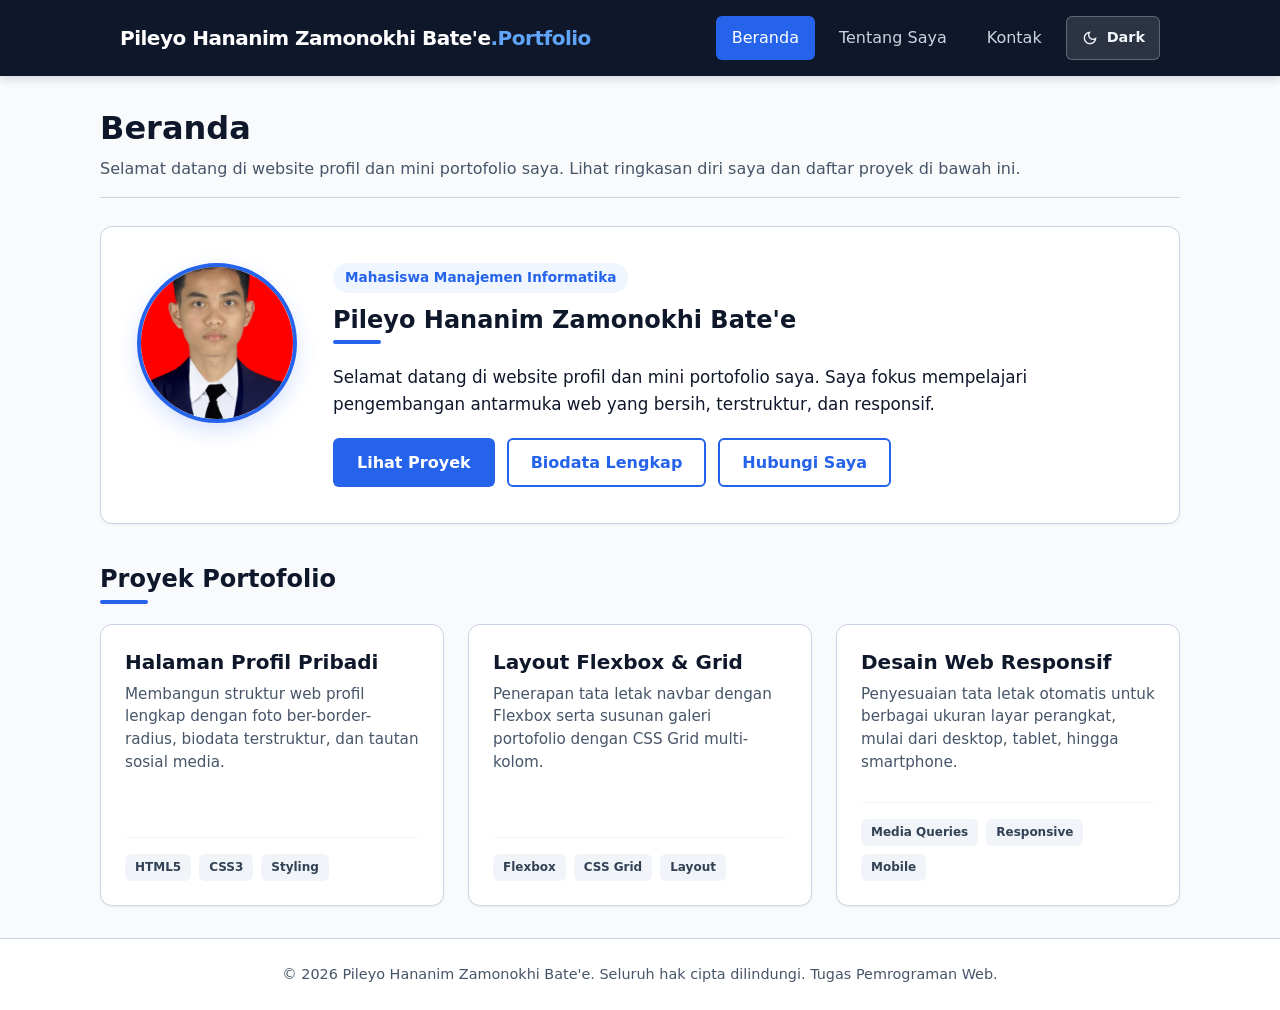
<file: index.html>
<!DOCTYPE html>
<html lang="id">

<head>
    <meta charset="UTF-8">
    <meta name="viewport" content="width=device-width, initial-scale=1.0">
    <title>Pileyo Hananim Zamonokhi Bate'e - Profil Pribadi & Portofolio</title>
    <link rel="stylesheet" href="style.css">
    <link rel="stylesheet" href="https://fonts.googleapis.com/css2?family=Material+Symbols+Outlined:opsz,wght,FILL,GRAD@24,400,0,0&icon_names=dark_mode,light_mode">
</head>

<body>

    <header>
        <nav class="navbar">
            <div class="nav-brand">Pileyo Hananim Zamonokhi Bate'e<span>.Portfolio</span></div>
            <ul class="nav-menu">
                <li><a href="index.html" class="active">Beranda</a></li>
                <li><a href="about.html">Tentang Saya</a></li>
                <li><a href="contact.html">Kontak</a></li>
                <li>
                    <button id="btn-dark-mode" class="btn-theme-toggle" type="button" aria-label="Beralih ke Dark Mode"><span class="material-symbols-outlined" aria-hidden="true">dark_mode</span> Dark</button>
                </li>
            </ul>
        </nav>
    </header>

    <main>
        <header class="page-header">
            <h1>Beranda</h1>
            <p>Selamat datang di website profil dan mini portofolio saya. Lihat ringkasan diri saya dan daftar proyek di bawah ini.</p>
        </header>

        <section id="profil">
            <img src="foto.jpg" alt="Foto Profil Pileyo Hananim Zamonokhi Bate'e" class="foto-profil">
            <div class="profil-info">
                <span class="badge-status">Mahasiswa Manajemen Informatika</span>
                <h2>Pileyo Hananim Zamonokhi Bate'e</h2>
                <p class="intro-text">
                    Selamat datang di website profil dan mini portofolio saya. Saya fokus mempelajari pengembangan
                    antarmuka web yang bersih, terstruktur, dan responsif.
                </p>

                <div class="btn-group">
                    <a href="#proyek" class="btn btn-primary">Lihat Proyek</a>
                    <a href="about.html" class="btn btn-outline">Biodata Lengkap</a>
                    <a href="contact.html" class="btn btn-outline">Hubungi Saya</a>
                </div>
            </div>
        </section>

        <section id="proyek">
            <h2>Proyek Portofolio</h2>
            <div class="projects-grid">
                <div class="card">
                    <div class="card-header">
                        <h3 class="card-title">Halaman Profil Pribadi</h3>
                        <p class="card-desc">
                            Membangun struktur web profil lengkap dengan foto ber-border-radius, biodata terstruktur,
                            dan tautan sosial media.
                        </p>
                    </div>
                    <div class="card-tags">
                        <span class="tag">HTML5</span>
                        <span class="tag">CSS3</span>
                        <span class="tag">Styling</span>
                    </div>
                </div>

                <div class="card">
                    <div class="card-header">
                        <h3 class="card-title">Layout Flexbox & Grid</h3>
                        <p class="card-desc">
                            Penerapan tata letak navbar dengan Flexbox serta susunan galeri portofolio dengan CSS Grid
                            multi-kolom.
                        </p>
                    </div>
                    <div class="card-tags">
                        <span class="tag">Flexbox</span>
                        <span class="tag">CSS Grid</span>
                        <span class="tag">Layout</span>
                    </div>
                </div>

                <div class="card">
                    <div class="card-header">
                        <h3 class="card-title">Desain Web Responsif</h3>
                        <p class="card-desc">
                            Penyesuaian tata letak otomatis untuk berbagai ukuran layar perangkat, mulai dari desktop,
                            tablet, hingga smartphone.
                        </p>
                    </div>
                    <div class="card-tags">
                        <span class="tag">Media Queries</span>
                        <span class="tag">Responsive</span>
                        <span class="tag">Mobile</span>
                    </div>
                </div>
            </div>
        </section>
    </main>

    <footer>
        <p>&copy; 2026 Pileyo Hananim Zamonokhi Bate'e. Seluruh hak cipta dilindungi. Tugas Pemrograman Web.</p>
    </footer>

    <script src="script.js"></script>
</body>

</html>
</file>
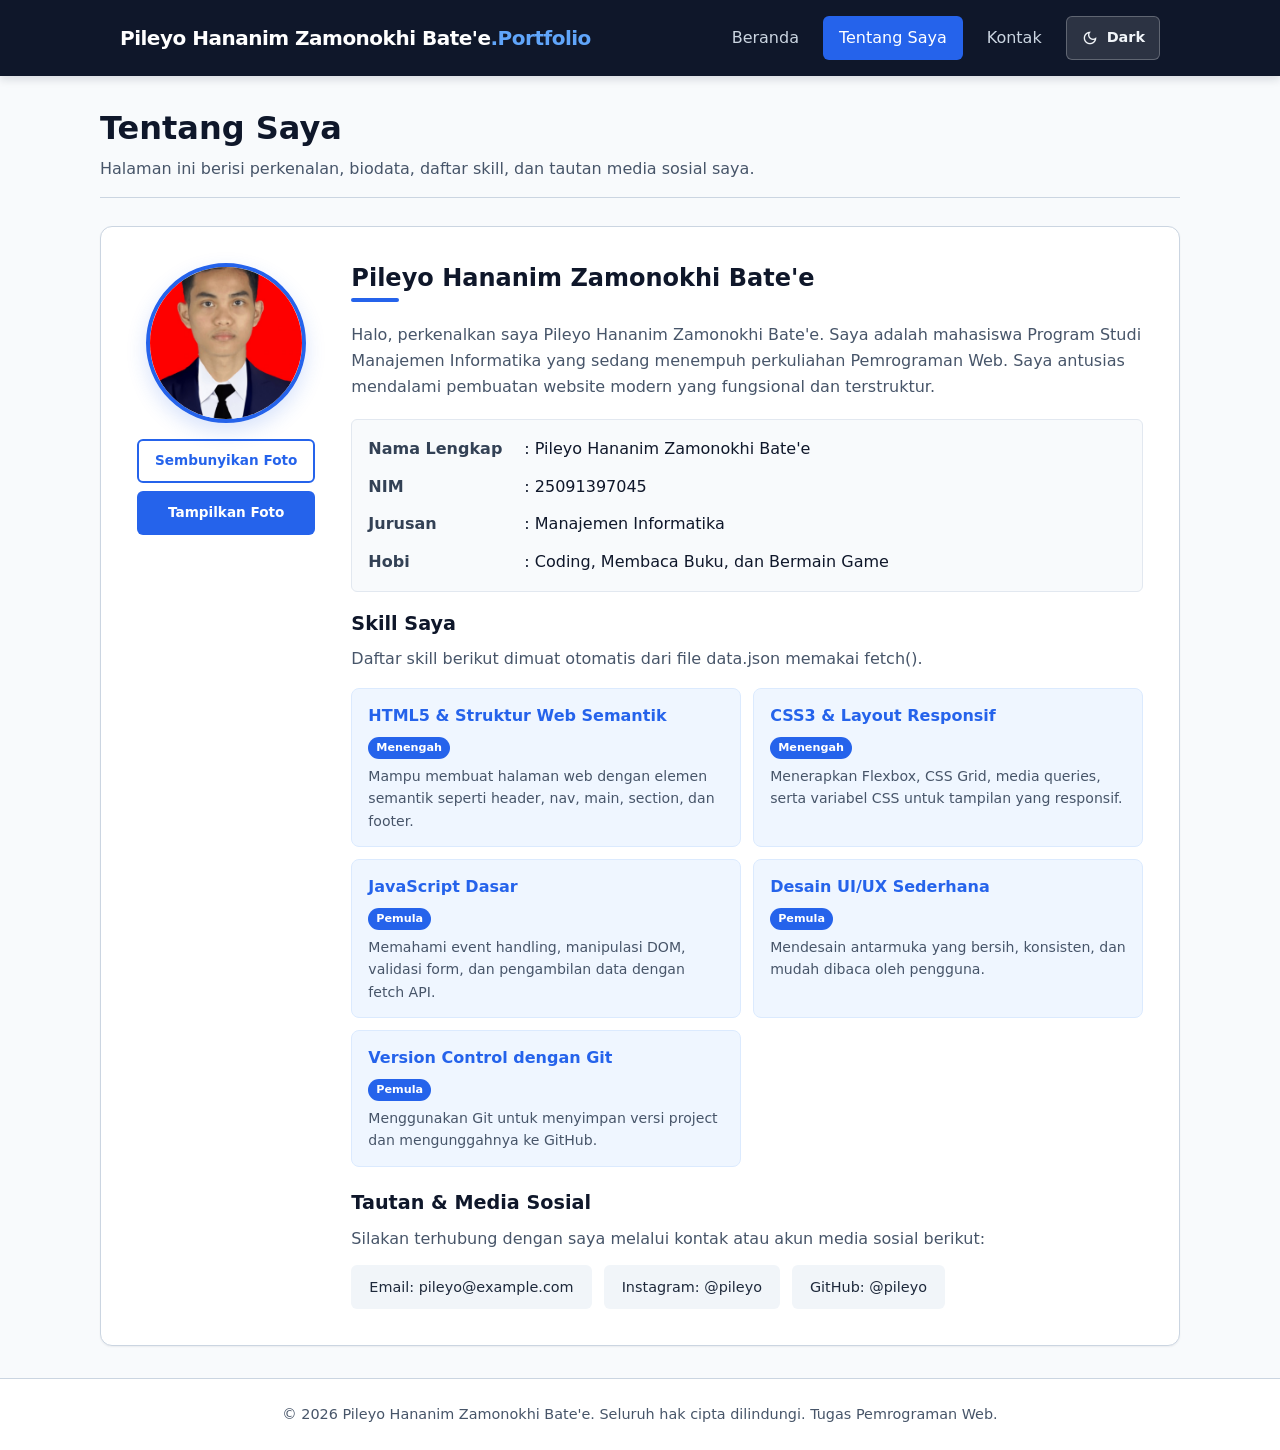
<file: about.html>
<!DOCTYPE html>
<html lang="id">
<head>
    <meta charset="UTF-8">
    <meta name="viewport" content="width=device-width, initial-scale=1.0">
    <title>About - Pileyo Hananim Zamonokhi Bate'e</title>
    <link rel="stylesheet" href="style.css">
    <link rel="stylesheet" href="https://fonts.googleapis.com/css2?family=Material+Symbols+Outlined:opsz,wght,FILL,GRAD@24,400,0,0&icon_names=dark_mode,light_mode">
</head>
<body>

    <header>
        <nav class="navbar">
            <div class="nav-brand">Pileyo Hananim Zamonokhi Bate'e<span>.Portfolio</span></div>
            <ul class="nav-menu">
                <li><a href="index.html">Beranda</a></li>
                <li><a href="about.html" class="active">Tentang Saya</a></li>
                <li><a href="contact.html">Kontak</a></li>
                <li>
                    <button id="btn-dark-mode" class="btn-theme-toggle" type="button" aria-label="Beralih ke Dark Mode"><span class="material-symbols-outlined" aria-hidden="true">dark_mode</span> Dark</button>
                </li>
            </ul>
        </nav>
    </header>

    <main>
        <header class="page-header">
            <h1>Tentang Saya</h1>
            <p>Halaman ini berisi perkenalan, biodata, daftar skill, dan tautan media sosial saya.</p>
        </header>

        <section id="about-section" class="about-flex">
            <div class="foto-wrapper">
                <img src="foto.jpg" alt="Foto Profil Pileyo Hananim Zamonokhi Bate'e" class="foto-profil" id="foto-profil">
                <div class="foto-actions">
                    <button type="button" id="btn-sembunyi" class="btn btn-sm btn-outline">Sembunyikan Foto</button>
                    <button type="button" id="btn-tampil" class="btn btn-sm btn-primary">Tampilkan Foto</button>
                </div>
            </div>

            <div class="about-content">
                <h2>Pileyo Hananim Zamonokhi Bate'e</h2>
                <p>
                    Halo, perkenalkan saya Pileyo Hananim Zamonokhi Bate'e. Saya adalah mahasiswa Program Studi Manajemen Informatika yang sedang menempuh perkuliahan Pemrograman Web. Saya antusias mendalami pembuatan website modern yang fungsional dan terstruktur.
                </p>

                <div class="biodata-grid">
                    <div class="biodata-label">Nama Lengkap</div>
                    <div class="biodata-value">: Pileyo Hananim Zamonokhi Bate'e</div>

                    <div class="biodata-label">NIM</div>
                    <div class="biodata-value">: 25091397045</div>

                    <div class="biodata-label">Jurusan</div>
                    <div class="biodata-value">: Manajemen Informatika</div>

                    <div class="biodata-label">Hobi</div>
                    <div class="biodata-value">: Coding, Membaca Buku, dan Bermain Game</div>
                </div>

                <h3>Skill Saya</h3>
                <p>Daftar skill berikut dimuat otomatis dari file data.json memakai fetch().</p>
                <ul id="daftar-skill" class="skill-list">
                    <li class="skill-loading">Memuat data skill...</li>
                </ul>

                <h3>Tautan & Media Sosial</h3>
                <p>Silakan terhubung dengan saya melalui kontak atau akun media sosial berikut:</p>

                <div class="social-links">
                    <a href="mailto:pileyo@example.com" class="social-btn">Email: pileyo@example.com</a>
                    <a href="https://instagram.com" target="_blank" rel="noopener" class="social-btn">Instagram: @pileyo</a>
                    <a href="https://github.com" target="_blank" rel="noopener" class="social-btn">GitHub: @pileyo</a>
                </div>
            </div>
        </section>
    </main>

    <footer>
        <p>&copy; 2026 Pileyo Hananim Zamonokhi Bate'e. Seluruh hak cipta dilindungi. Tugas Pemrograman Web.</p>
    </footer>

    <script src="script.js"></script>
</body>
</html>
</file>
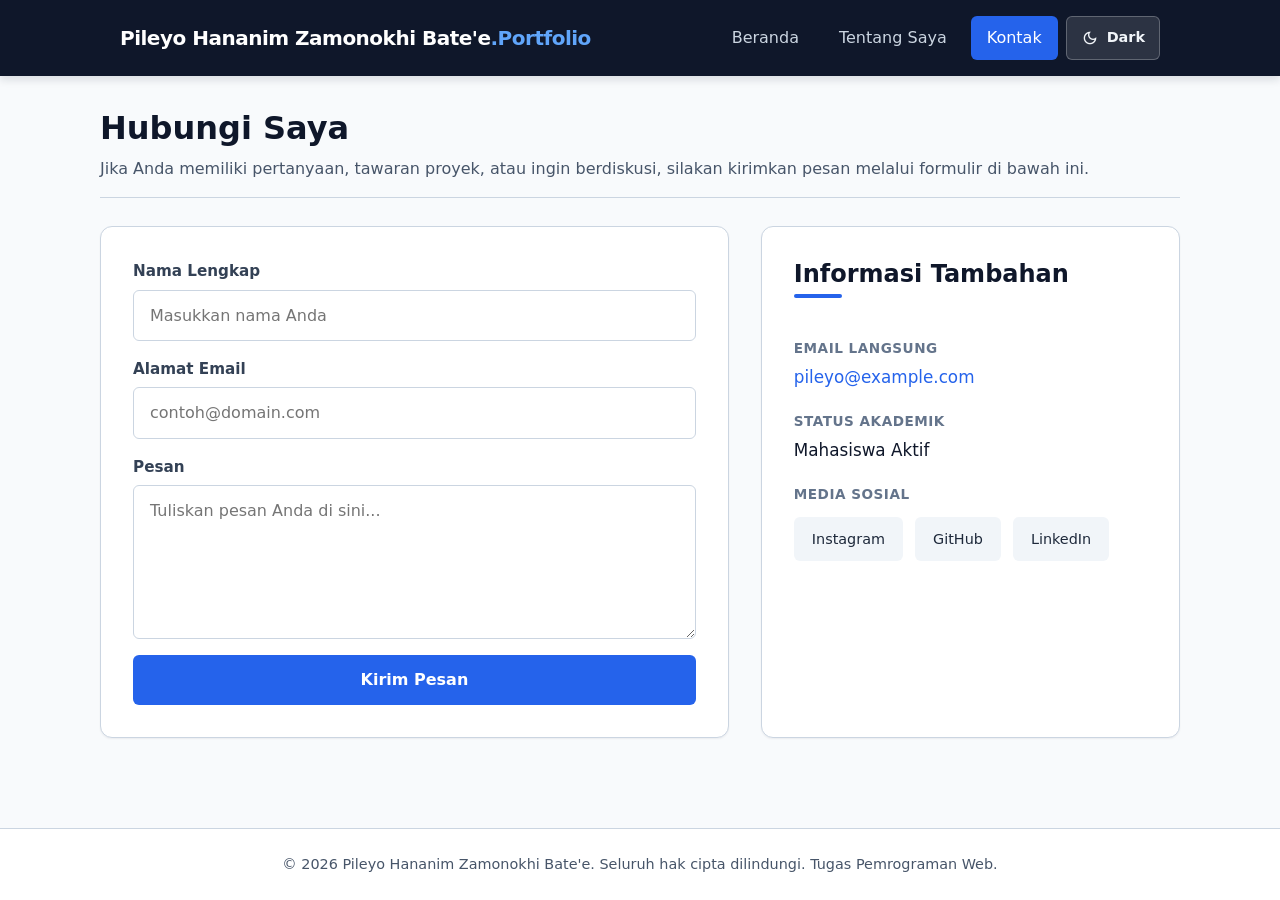
<file: contact.html>
<!DOCTYPE html>
<html lang="id">
<head>
    <meta charset="UTF-8">
    <meta name="viewport" content="width=device-width, initial-scale=1.0">
    <title>Contact - Pileyo Hananim Zamonokhi Bate'e</title>
    <link rel="stylesheet" href="style.css">
    <link rel="stylesheet" href="https://fonts.googleapis.com/css2?family=Material+Symbols+Outlined:opsz,wght,FILL,GRAD@24,400,0,0&icon_names=dark_mode,light_mode">
</head>
<body>

    <header>
        <nav class="navbar">
            <div class="nav-brand">Pileyo Hananim Zamonokhi Bate'e<span>.Portfolio</span></div>
            <ul class="nav-menu">
                <li><a href="index.html">Beranda</a></li>
                <li><a href="about.html">Tentang Saya</a></li>
                <li><a href="contact.html" class="active">Kontak</a></li>
                <li>
                    <button id="btn-dark-mode" class="btn-theme-toggle" type="button" aria-label="Beralih ke Dark Mode"><span class="material-symbols-outlined" aria-hidden="true">dark_mode</span> Dark</button>
                </li>
            </ul>
        </nav>
    </header>

    <main>
        <header class="page-header">
            <h1>Hubungi Saya</h1>
            <p>Jika Anda memiliki pertanyaan, tawaran proyek, atau ingin berdiskusi, silakan kirimkan pesan melalui formulir di bawah ini.</p>
        </header>

        <section id="contact-section">
            <form id="form-pesan" novalidate>
                <div class="form-group">
                    <label for="nama">Nama Lengkap</label>
                    <input type="text" id="nama" class="form-control" placeholder="Masukkan nama Anda" required>
                </div>

                <div class="form-group">
                    <label for="email">Alamat Email</label>
                    <input type="email" id="email" class="form-control" placeholder="contoh@domain.com" required>
                </div>

                <div class="form-group">
                    <label for="pesan">Pesan</label>
                    <textarea id="pesan" class="form-control" rows="5" placeholder="Tuliskan pesan Anda di sini..." required></textarea>
                </div>

                <button type="submit" class="btn btn-primary">Kirim Pesan</button>

                <div id="status-pesan" role="status" aria-live="polite"></div>
            </form>

            <div class="contact-info-card">
                <h2>Informasi Tambahan</h2>

                <div class="contact-item">
                    <span class="contact-label">Email Langsung</span>
                    <span class="contact-value"><a href="mailto:pileyo@example.com">pileyo@example.com</a></span>
                </div>

                <div class="contact-item">
                    <span class="contact-label">Status Akademik</span>
                    <span class="contact-value">Mahasiswa Aktif</span>
                </div>

                <div class="contact-item">
                    <span class="contact-label">Media Sosial</span>
                    <div class="social-links">
                        <a href="https://instagram.com" target="_blank" rel="noopener" class="social-btn">Instagram</a>
                        <a href="https://github.com" target="_blank" rel="noopener" class="social-btn">GitHub</a>
                        <a href="https://linkedin.com" target="_blank" rel="noopener" class="social-btn">LinkedIn</a>
                    </div>
                </div>
            </div>
        </section>
    </main>

    <footer>
        <p>&copy; 2026 Pileyo Hananim Zamonokhi Bate'e. Seluruh hak cipta dilindungi. Tugas Pemrograman Web.</p>
    </footer>

    <script src="script.js"></script>
</body>
</html>
</file>
<file: style.css>
:root {
  --primary: #2563eb;
  --primary-hover: #1d4ed8;
  --primary-light: #eff6ff;
  --text: #0f172a;
  --muted: #475569;
  --bg: #f8fafc;
  --card: #ffffff;
  --border: #cbd5e1;
  --shadow: 0 1px 2px rgba(15, 23, 42, 0.06);
  --shadow-lg: 0 10px 20px rgba(15, 23, 42, 0.08);
  --radius: 12px;
}

* {
  box-sizing: border-box;
  margin: 0;
  padding: 0;
}

html {
  scroll-behavior: smooth;
}

body {
  font-family: system-ui, -apple-system, BlinkMacSystemFont, "Segoe UI", Roboto, Arial, sans-serif;
  background: var(--bg);
  color: var(--text);
  line-height: 1.6;
  min-height: 100vh;
  display: flex;
  flex-direction: column;
}

img {
  max-width: 100%;
  display: block;
}

h1,
h2,
h3 {
  color: var(--text);
  font-weight: 700;
  line-height: 1.3;
}

h1 {
  font-size: 2rem;
  margin-bottom: 12px;
}

h2 {
  font-size: 1.5rem;
  margin-bottom: 20px;
  position: relative;
  padding-bottom: 8px;
}

h2::after {
  content: '';
  position: absolute;
  left: 0;
  bottom: 0;
  width: 48px;
  height: 4px;
  background: var(--primary);
  border-radius: 999px;
}

h3 {
  font-size: 1.2rem;
  margin-bottom: 10px;
}

p {
  color: var(--muted);
  margin-bottom: 14px;
}

a {
  color: var(--primary);
  text-decoration: none;
  transition: color 0.2s ease;
}

a:hover {
  color: var(--primary-hover);
}

button,
.btn {
  font: inherit;
  border: none;
  cursor: pointer;
  transition: 0.2s ease;
}

button:hover,
.btn:hover {
  transform: translateY(-1px);
}

button:focus-visible,
a:focus-visible,
input:focus-visible,
textarea:focus-visible {
  outline: 2px solid var(--primary);
  outline-offset: 2px;
}

header {
  background: #0f172a;
  position: sticky;
  top: 0;
  z-index: 10;
  box-shadow: 0 4px 8px rgba(15, 23, 42, 0.12);
}

main {
  width: min(1080px, calc(100% - 40px));
  margin: 0 auto;
  padding: 32px 0;
  flex: 1;
}

footer {
  background: #ffffff;
  border-top: 1px solid var(--border);
  text-align: center;
  padding: 24px 20px;
  margin-top: auto;
}

footer p {
  margin-bottom: 0;
  font-size: 0.9rem;
}

.page-header {
  background: transparent;
  position: static;
  box-shadow: none;
  margin-bottom: 28px;
  padding-bottom: 16px;
  border-bottom: 1px solid var(--border);
}

.page-header h1 {
  margin-bottom: 6px;
}

.page-header p {
  font-size: 1rem;
  color: var(--muted);
  margin-bottom: 0;
}

.navbar {
  max-width: 1080px;
  margin: 0 auto;
  padding: 16px 20px;
  display: flex;
  align-items: center;
  justify-content: space-between;
}

.nav-brand {
  color: #ffffff;
  font-size: 1.25rem;
  font-weight: 700;
  letter-spacing: -0.5px;
}

.nav-brand span {
  color: #60a5fa;
}

.nav-menu {
  display: flex;
  align-items: center;
  list-style: none;
  gap: 8px;
}

.nav-menu a {
  display: inline-block;
  color: #cbd5e1;
  padding: 10px 16px;
  min-height: 44px;
  line-height: 24px;
  border-radius: 6px;
}

.nav-menu a:hover {
  color: #ffffff;
  background: rgba(255, 255, 255, 0.08);
}

.nav-menu a.active {
  color: #ffffff;
  background: var(--primary);
}

#profil,
.about-flex {
  display: flex;
  align-items: flex-start;
  gap: 36px;
  background: var(--card);
  border: 1px solid var(--border);
  border-radius: var(--radius);
  box-shadow: var(--shadow);
  padding: 36px;
}

#profil {
  margin-bottom: 40px;
}

#profil .foto-profil,
#about-section .foto-profil {
  width: 160px;
  height: 160px;
  min-width: 160px;
  border-radius: 50%;
  object-fit: cover;
  border: 4px solid var(--primary);
  box-shadow: 0 8px 20px rgba(37, 99, 235, 0.18);
}

.badge-status {
  display: inline-block;
  background: var(--primary-light);
  color: var(--primary);
  padding: 4px 12px;
  border-radius: 999px;
  font-size: 0.85rem;
  font-weight: 600;
  margin-bottom: 12px;
}

.intro-text {
  font-size: 1.05rem;
  color: var(--text);
  margin-bottom: 20px;
}

.btn-group {
  display: flex;
  flex-wrap: wrap;
  gap: 12px;
}

.btn {
  display: inline-flex;
  align-items: center;
  justify-content: center;
  min-height: 44px;
  padding: 12px 24px;
  border-radius: 6px;
  font-weight: 600;
}

.btn-primary {
  background: var(--primary);
  color: #ffffff;
}

.btn-primary:hover {
  background: var(--primary-hover);
  color: #ffffff;
}

.btn-outline {
  background: transparent;
  color: var(--primary);
  border: 2px solid var(--primary);
  padding: 10px 22px;
}

.btn-outline:hover {
  background: var(--primary-light);
  color: var(--primary-hover);
}

.projects-grid {
  display: grid;
  grid-template-columns: repeat(3, minmax(0, 1fr));
  gap: 24px;
}

.card {
  background: var(--card);
  border: 1px solid var(--border);
  border-radius: var(--radius);
  box-shadow: var(--shadow);
  padding: 24px;
  display: flex;
  flex-direction: column;
  transition: 0.2s ease;
}

.card:hover {
  transform: translateY(-4px);
  box-shadow: var(--shadow-lg);
  border-color: #94a3b8;
}

.card-header {
  margin-bottom: 12px;
}

.card-title {
  margin-bottom: 8px;
  font-size: 1.25rem;
}

.card-desc {
  color: var(--muted);
  font-size: 0.95rem;
  line-height: 1.5;
  margin-bottom: 16px;
}

.card-tags {
  display: flex;
  flex-wrap: wrap;
  gap: 8px;
  margin-top: auto;
  padding-top: 16px;
  border-top: 1px solid #f1f5f9;
}

.tag {
  background: #f1f5f9;
  color: #334155;
  font-size: 0.75rem;
  font-weight: 600;
  padding: 4px 10px;
  border-radius: 6px;
}

.about-content {
  flex: 1;
}

.biodata-grid {
  display: grid;
  grid-template-columns: 140px 1fr;
  gap: 12px 16px;
  margin: 20px 0;
  padding: 16px;
  background: #f8fafc;
  border: 1px solid #e2e8f0;
  border-radius: 6px;
}

.biodata-label {
  font-weight: 600;
  color: #334155;
}

.biodata-value {
  color: var(--text);
}

.skill-list {
  list-style: none;
  display: grid;
  grid-template-columns: repeat(2, minmax(0, 1fr));
  gap: 12px;
  margin: 16px 0 24px;
  padding: 0;
}

.skill-item {
  background: var(--primary-light);
  border: 1px solid #dbeafe;
  border-radius: 8px;
  padding: 14px 16px;
}

.skill-item h4 {
  font-size: 1rem;
  color: var(--primary);
  margin-bottom: 4px;
}

.skill-item .skill-tingkat {
  display: inline-block;
  background: var(--primary);
  color: #ffffff;
  font-size: 0.7rem;
  font-weight: 600;
  padding: 2px 8px;
  border-radius: 999px;
  margin-bottom: 6px;
}

.skill-item p {
  font-size: 0.88rem;
  color: var(--muted);
  margin-bottom: 0;
}

.skill-loading,
.skill-error {
  grid-column: 1 / -1;
  text-align: center;
  padding: 16px;
  color: var(--muted);
  font-style: italic;
}

.skill-error {
  color: #dc2626;
}

#contact-section {
  display: grid;
  grid-template-columns: 1.2fr 0.8fr;
  gap: 32px;
}

#form-pesan {
  display: flex;
  flex-direction: column;
  gap: 16px;
  background: var(--card);
  border: 1px solid var(--border);
  border-radius: var(--radius);
  box-shadow: var(--shadow);
  padding: 32px;
}

.form-group {
  display: flex;
  flex-direction: column;
  gap: 6px;
}

.form-group label {
  font-weight: 600;
  font-size: 0.95rem;
  color: #334155;
}

.form-control {
  width: 100%;
  min-height: 44px;
  padding: 12px 16px;
  font: inherit;
  color: var(--text);
  background: #ffffff;
  border: 1px solid var(--border);
  border-radius: 6px;
  transition: border-color 0.2s ease, box-shadow 0.2s ease;
}

.form-control:focus {
  border-color: var(--primary);
  box-shadow: 0 0 0 3px rgba(37, 99, 235, 0.15);
}

textarea.form-control {
  min-height: 120px;
  resize: vertical;
}

#status-pesan {
  display: none;
  padding: 14px 18px;
  border-radius: 6px;
  font-size: 0.95rem;
  font-weight: 500;
  margin-top: 8px;
}

#status-pesan.sukses {
  display: block;
  background: #dcfce7;
  color: #166534;
  border: 1px solid #86efac;
}

#status-pesan.error {
  display: block;
  background: #fef2f2;
  color: #dc2626;
  border: 1px solid #fca5a5;
}

.form-control.input-error {
  border-color: #dc2626 !important;
  box-shadow: 0 0 0 3px rgba(220, 38, 38, 0.2) !important;
}

.contact-info-card {
  background: var(--card);
  border: 1px solid var(--border);
  border-radius: var(--radius);
  box-shadow: var(--shadow);
  padding: 32px;
  display: flex;
  flex-direction: column;
  gap: 20px;
}

.contact-item {
  display: flex;
  flex-direction: column;
  gap: 4px;
}

.contact-label {
  font-size: 0.85rem;
  text-transform: uppercase;
  letter-spacing: 0.5px;
  font-weight: 600;
  color: #64748b;
}

.contact-value {
  font-size: 1.05rem;
  font-weight: 500;
  color: var(--text);
}

.social-links {
  display: flex;
  flex-wrap: wrap;
  gap: 12px;
  margin-top: 8px;
}

.social-btn {
  display: inline-flex;
  align-items: center;
  justify-content: center;
  min-height: 44px;
  padding: 10px 18px;
  border-radius: 6px;
  background: #f1f5f9;
  color: #1e293b;
  font-weight: 500;
  font-size: 0.9rem;
}

.social-btn:hover {
  background: var(--primary);
  color: #ffffff;
}

@media (max-width: 768px) {
  .projects-grid {
    grid-template-columns: repeat(2, minmax(0, 1fr));
    gap: 20px;
  }

  #contact-section {
    grid-template-columns: 1fr;
    gap: 24px;
  }

  .about-flex {
    gap: 24px;
    padding: 28px;
  }

  .skill-list {
    grid-template-columns: 1fr;
  }
}

@media (max-width: 480px) {
  .navbar {
    flex-direction: column;
    gap: 14px;
    text-align: center;
    padding: 14px 16px;
  }

  .nav-menu {
    width: 100%;
    justify-content: center;
    flex-wrap: wrap;
    gap: 8px;
  }

  .nav-menu a {
    padding: 8px 12px;
    font-size: 0.95rem;
  }

  main {
    width: min(100% - 20px, 1080px);
    padding: 20px 0;
  }

  #profil {
    flex-direction: column;
    text-align: center;
    gap: 20px;
    padding: 24px 16px;
  }

  .btn-group {
    justify-content: center;
  }

  .projects-grid {
    grid-template-columns: 1fr;
    gap: 16px;
  }

  .about-flex {
    flex-direction: column;
    align-items: center;
    text-align: center;
    padding: 24px 16px;
  }

  .biodata-grid {
    grid-template-columns: 1fr;
    text-align: left;
    gap: 8px;
  }

  #form-pesan,
  .contact-info-card {
    padding: 20px 16px;
  }
}


.btn-theme-toggle {
  display: inline-flex;
  align-items: center;
  gap: 8px;
  background: rgba(255, 255, 255, 0.12);
  color: #f1f5f9;
  border: 1px solid rgba(255, 255, 255, 0.25);
  padding: 8px 14px;
  min-height: 44px;
  border-radius: 6px;
  font-size: 0.9rem;
  font-weight: 600;
  cursor: pointer;
  transition: all 0.2s ease;
}

.btn-theme-toggle:hover {
  background: rgba(255, 255, 255, 0.22);
  color: #ffffff;
  border-color: rgba(255, 255, 255, 0.4);
}

.btn-theme-toggle .material-symbols-outlined {
  font-size: 18px;
  line-height: 1;
  vertical-align: -3px;
}

.foto-wrapper {
  display: flex;
  flex-direction: column;
  align-items: center;
  gap: 16px;
  min-width: 160px;
}

.foto-actions {
  display: flex;
  flex-direction: column;
  gap: 8px;
  width: 100%;
}

.btn-sm {
  min-height: 44px;
  padding: 8px 16px;
  font-size: 0.85rem;
  width: 100%;
  text-align: center;
}

@keyframes fadeIn {
  from {
    opacity: 0;
    transform: translateY(10px);
  }
  to {
    opacity: 1;
    transform: translateY(0);
  }
}

.fade-in {
  animation: fadeIn 0.4s ease forwards;
}

body.dark-mode {
  background-color: #000000;
  color: #ffffff;
}

body.dark-mode h1,
body.dark-mode h2,
body.dark-mode h3 {
  color: #ffffff;
}

body.dark-mode p {
  color: #e2e8f0;
}

body.dark-mode .intro-text {
  color: #f8fafc;
}

body.dark-mode header {
  background-color: #09090b;
  border-bottom: 1px solid #27272a;
}

body.dark-mode .page-header {
  border-bottom-color: #27272a;
}

body.dark-mode footer {
  background-color: #09090b;
  border-top: 1px solid #27272a;
}

body.dark-mode footer p {
  color: #a1a1aa;
}

body.dark-mode .card,
body.dark-mode #profil,
body.dark-mode .about-flex,
body.dark-mode #form-pesan,
body.dark-mode .contact-info-card {
  background-color: #121212;
  border-color: #27272a;
  box-shadow: 0 6px 16px rgba(0, 0, 0, 0.6);
}

body.dark-mode .card:hover {
  border-color: #3f3f46;
}

body.dark-mode .card-desc {
  color: #cbd5e1;
}

body.dark-mode .card-tags {
  border-top-color: #27272a;
}

body.dark-mode .tag {
  background: #27272a;
  color: #f4f4f5;
}

body.dark-mode .badge-status {
  background: #1e3a8a;
  color: #93c5fd;
}

body.dark-mode .btn-outline {
  color: #60a5fa;
  border-color: #60a5fa;
}

body.dark-mode .btn-outline:hover {
  background: #1e293b;
  color: #93c5fd;
}

body.dark-mode .biodata-grid {
  background-color: #18181b;
  border-color: #27272a;
}

body.dark-mode .biodata-label {
  color: #93c5fd;
}

body.dark-mode .biodata-value {
  color: #ffffff;
}

body.dark-mode .skill-item {
  background-color: #18181b;
  border-color: #27272a;
}

body.dark-mode .skill-item h4 {
  color: #93c5fd;
}

body.dark-mode .skill-item p {
  color: #cbd5e1;
}

body.dark-mode .skill-error {
  color: #fca5a5;
}

body.dark-mode .form-group label {
  color: #f4f4f5;
}

body.dark-mode .form-control {
  background-color: #18181b;
  color: #ffffff;
  border-color: #3f3f46;
}

body.dark-mode .form-control:focus {
  border-color: #3b82f6;
  box-shadow: 0 0 0 3px rgba(59, 130, 246, 0.35);
}

body.dark-mode .contact-label {
  color: #a1a1aa;
}

body.dark-mode .contact-value {
  color: #ffffff;
}

body.dark-mode .social-btn {
  background-color: #27272a;
  color: #f4f4f5;
}

body.dark-mode .social-btn:hover {
  background-color: var(--primary);
  color: #ffffff;
}

body.dark-mode .btn-theme-toggle {
  background-color: #27272a;
  border-color: #3f3f46;
  color: #fef08a;
}

body.dark-mode .btn-theme-toggle:hover {
  background-color: #3f3f46;
  color: #ffffff;
}

body.dark-mode #status-pesan.sukses {
  background: #052e16;
  color: #86efac;
  border-color: #166534;
}

body.dark-mode #status-pesan.error {
  background: #450a0a;
  color: #fca5a5;
  border-color: #991b1b;
}
</file>
